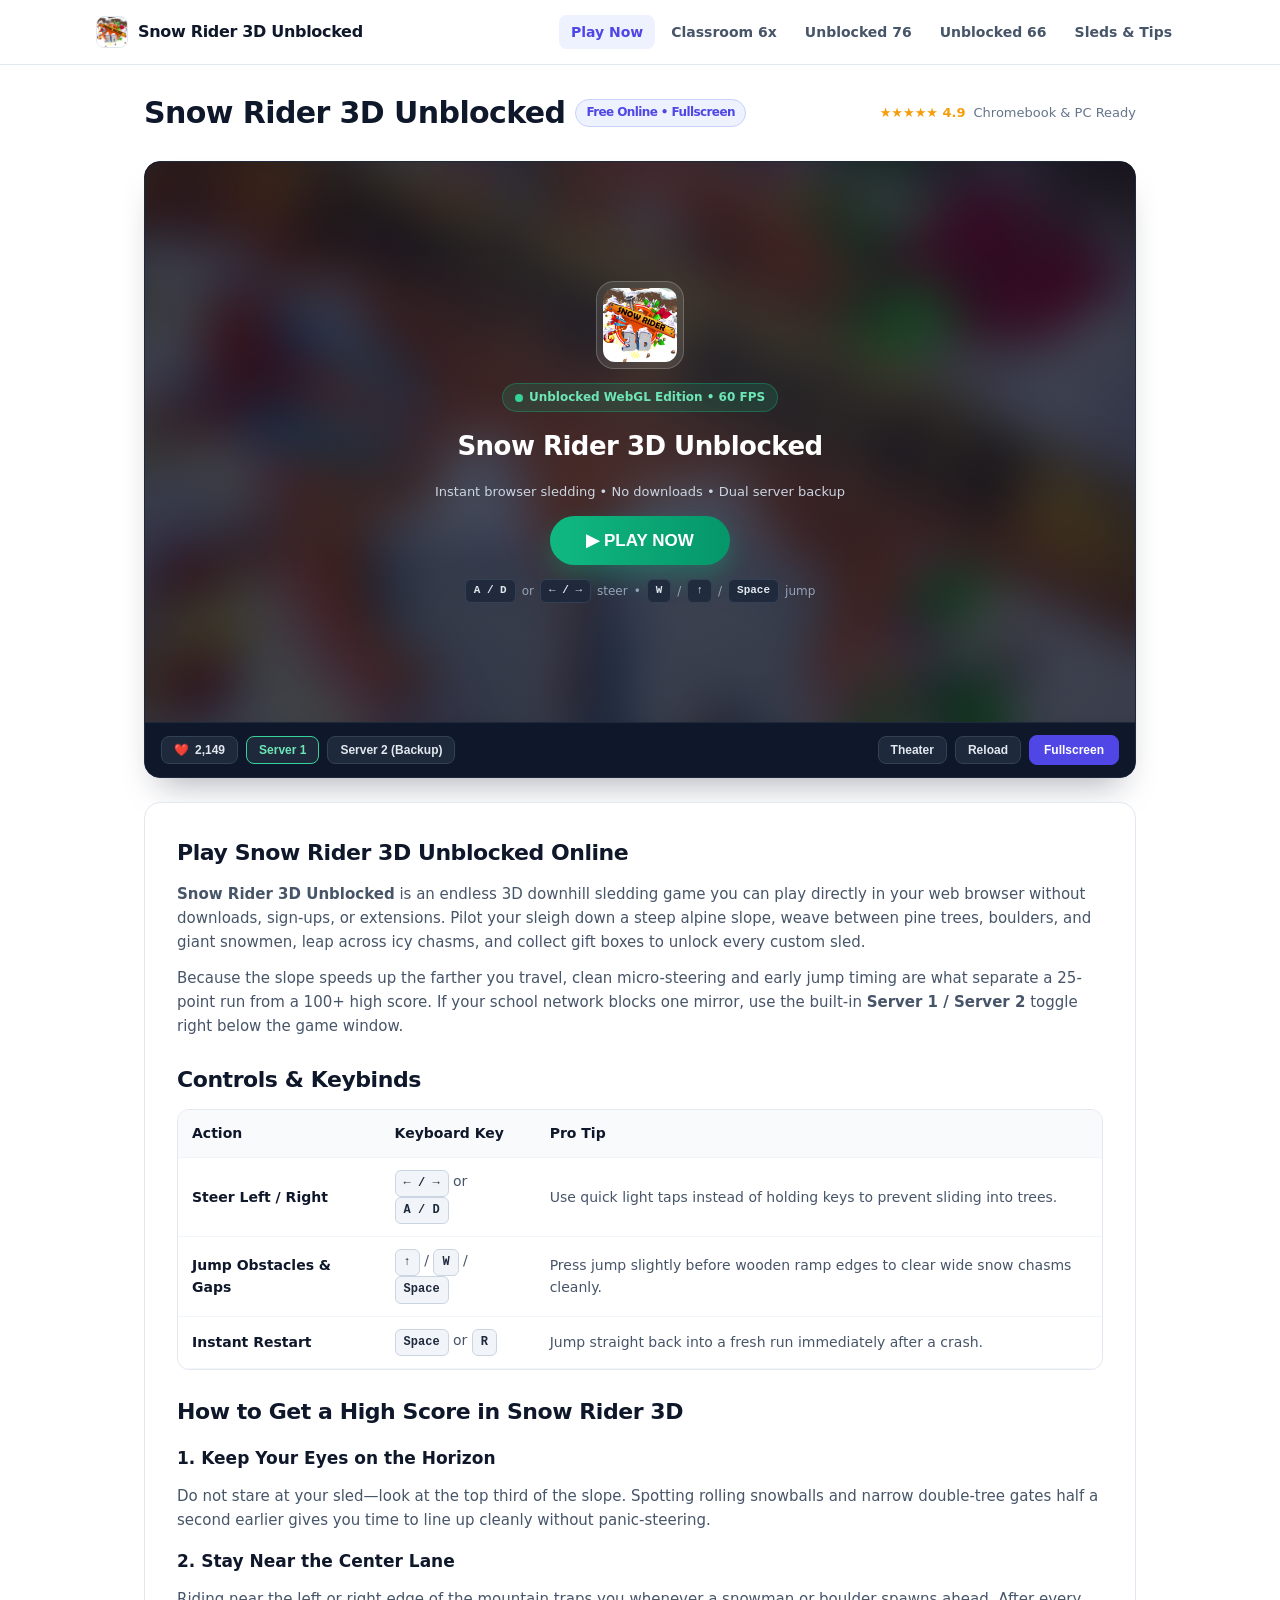
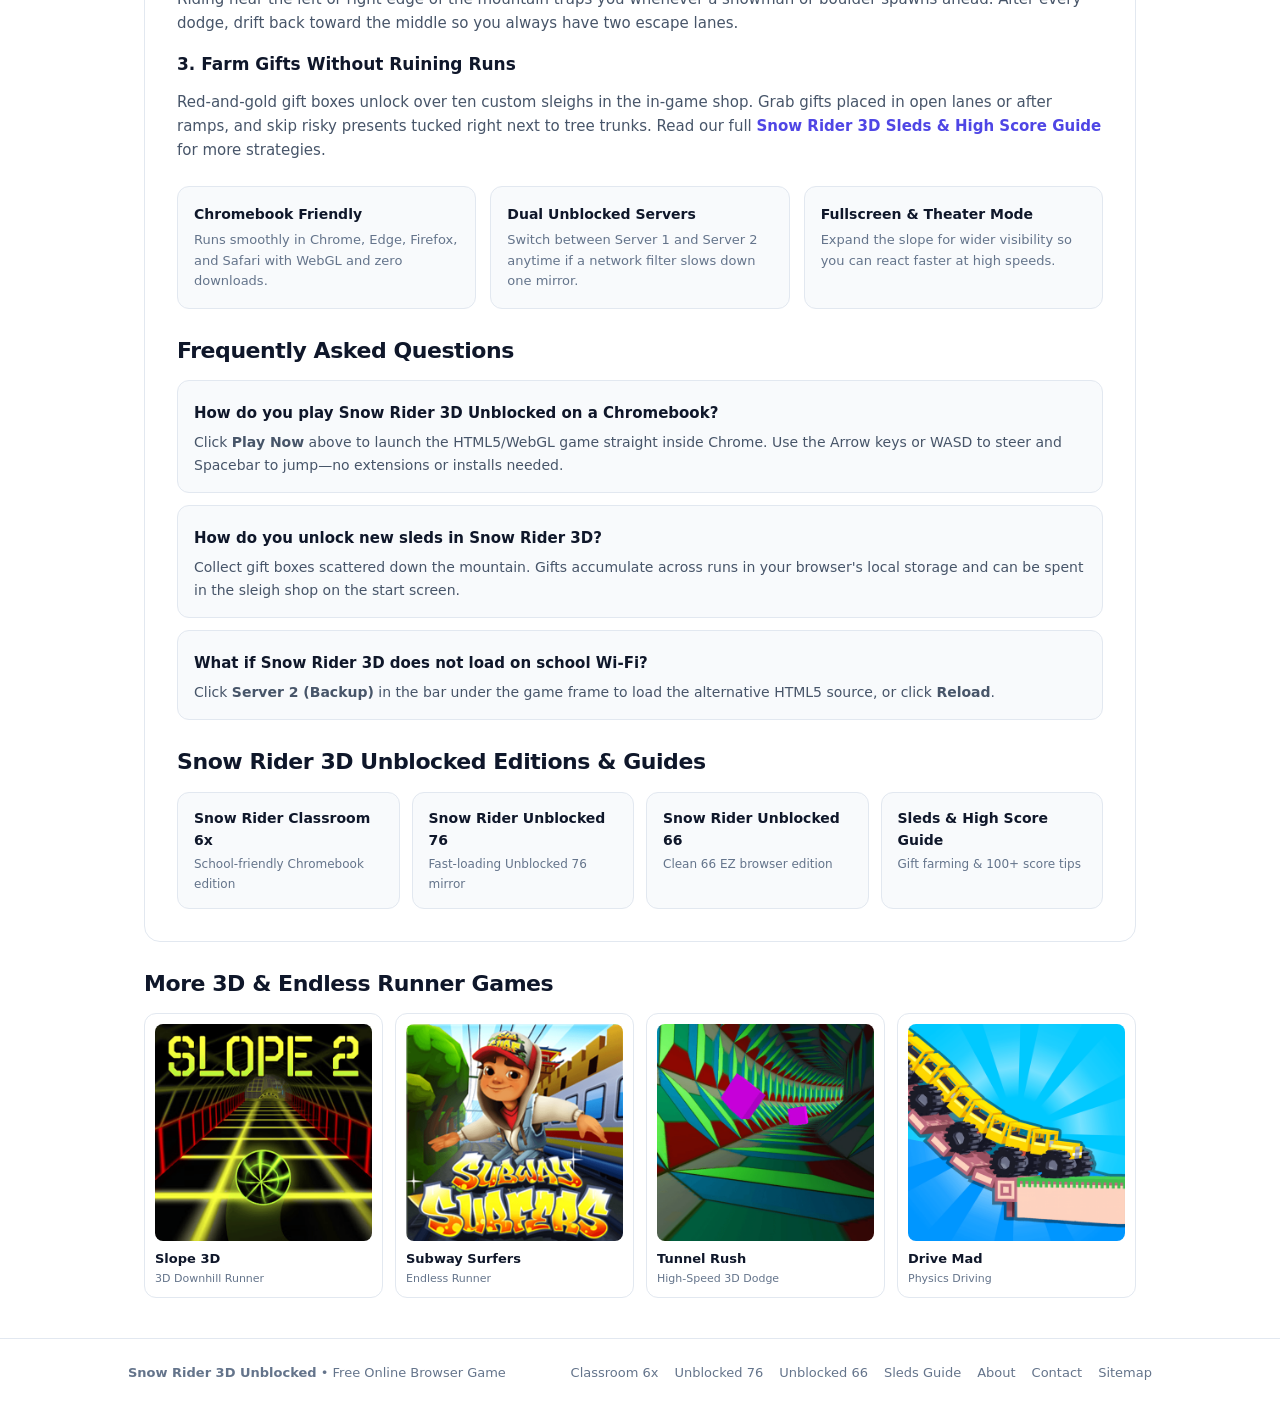
<file: index.html>
<!DOCTYPE html>
<html lang="en">
<head>
  <meta charset="UTF-8">
  <meta name="viewport" content="width=device-width, initial-scale=1.0">
  <title>Snow Rider 3D Unblocked — Play Free Online (Classroom 6x)</title>
  <meta name="description" content="Play Snow Rider 3D Unblocked free in your browser. Dodge trees and snowmen, collect gifts to unlock sleds, and play fullscreen on Chromebooks with no downloads.">
  <meta name="robots" content="index, follow, max-image-preview:large">

  <link rel="canonical" href="https://unblocked-snowrider.github.io/">
  <link rel="icon" type="image/png" href="./images/snowrider.png">
  <link rel="apple-touch-icon" href="./images/snowrider.png">
  <link rel="stylesheet" href="./styles.css">

  <meta property="og:title" content="Snow Rider 3D Unblocked — Play Free Online (Classroom 6x)">
  <meta property="og:description" content="Play Snow Rider 3D Unblocked free in your browser. Dodge trees and snowmen, collect gifts to unlock sleds, and play fullscreen on Chromebooks.">
  <meta property="og:image" content="https://unblocked-snowrider.github.io/images/snowrider.png">
  <meta property="og:url" content="https://unblocked-snowrider.github.io/">
  <meta property="og:type" content="website">

  <meta name="twitter:card" content="summary_large_image">
  <meta name="twitter:title" content="Snow Rider 3D Unblocked — Play Free Online">
  <meta name="twitter:description" content="Play Snow Rider 3D Unblocked free in your browser with fullscreen support and zero downloads.">
  <meta name="twitter:image" content="https://unblocked-snowrider.github.io/images/snowrider.png">

  <script type="application/ld+json">
  {
    "@context": "https://schema.org",
    "@graph": [
      {
        "@type": "VideoGame",
        "name": "Snow Rider 3D Unblocked",
        "alternateName": ["Snow Rider Unblocked", "Snow Rider 3D"],
        "url": "https://unblocked-snowrider.github.io/",
        "image": "https://unblocked-snowrider.github.io/images/snowrider.png",
        "description": "Play Snow Rider 3D Unblocked free in your browser. Steer your sleigh down snowy slopes, jump over gaps and obstacles, and collect gift boxes to unlock custom sleds.",
        "genre": ["Endless Runner", "Arcade", "Winter Sports"],
        "gamePlatform": ["Web Browser", "Chromebook", "PC", "Mac"],
        "applicationCategory": "Game",
        "operatingSystem": "Any",
        "offers": {
          "@type": "Offer",
          "price": "0",
          "priceCurrency": "USD"
        }
      },
      {
        "@type": "FAQPage",
        "mainEntity": [
          {
            "@type": "Question",
            "name": "How do you play Snow Rider 3D Unblocked on a Chromebook?",
            "acceptedAnswer": {
              "@type": "Answer",
              "text": "Click Play Now above to launch Snow Rider 3D directly in Chrome using WebGL. Use Left/Right Arrows or A/D to steer and Up Arrow, W, or Spacebar to jump—no downloads or extensions required."
            }
          },
          {
            "@type": "Question",
            "name": "How do you unlock new sleds in Snow Rider 3D?",
            "acceptedAnswer": {
              "@type": "Answer",
              "text": "Collect red-and-gold gift boxes while sledding down the mountain. Your gifts are saved locally in your browser and can be spent in the in-game sleigh shop to unlock new sleds."
            }
          },
          {
            "@type": "Question",
            "name": "What should I do if Snow Rider 3D does not load on school Wi-Fi?",
            "acceptedAnswer": {
              "@type": "Answer",
              "text": "Click Server 2 in the player bar below the game window to switch to the backup HTML5 mirror, or click Reload to refresh the game frame."
            }
          }
        ]
      }
    ]
  }
  </script>
</head>
<body>
  <header class="site-header">
    <div class="header-inner">
      <a href="./" class="brand">
        <img src="./images/snowrider.png" alt="Snow Rider 3D Unblocked Icon" width="32" height="32">
        <span>Snow Rider 3D Unblocked</span>
      </a>
      <nav class="nav-links" aria-label="Primary">
        <a href="./" class="active">Play Now</a>
        <a href="./classroom-6x.html">Classroom 6x</a>
        <a href="./unblocked-76.html">Unblocked 76</a>
        <a href="./unblocked-66.html">Unblocked 66</a>
        <a href="./sleds-guide.html">Sleds &amp; Tips</a>
      </nav>
    </div>
  </header>

  <main class="container" id="mainContainer">
    <div class="title-row">
      <h1>
        Snow Rider 3D Unblocked
        <span class="pill">Free Online • Fullscreen</span>
      </h1>
      <div class="rating-meta">
        <span class="stars">★★★★★ 4.9</span>
        <span>Chromebook &amp; PC Ready</span>
      </div>
    </div>

    <section class="player-card" id="gamePlayerBox" aria-label="Snow Rider 3D Unblocked Game Player">
      <div class="player-viewport">
        <div id="gameSplash" class="splash">
          <img src="./images/snowrider.png" alt="Snow Rider 3D Unblocked Gameplay Preview" class="splash-bg" loading="eager">
          <div class="splash-content">
            <div class="splash-icon">
              <img src="./images/snowrider.png" alt="Snow Rider 3D Unblocked Logo" width="76" height="76">
            </div>
            <div class="status-badge">
              <span class="status-dot"></span>
              <span>Unblocked WebGL Edition • 60 FPS</span>
            </div>
            <div class="splash-title">Snow Rider 3D Unblocked</div>
            <p class="splash-sub">Instant browser sledding • No downloads • Dual server backup</p>
            <button type="button" class="play-btn" onclick="startGame()">▶ PLAY NOW</button>
            <div class="kbd-hint">
              <span class="kbd">A / D</span> or <span class="kbd">← / →</span> steer
              <span>•</span>
              <span class="kbd">W</span> / <span class="kbd">↑</span> / <span class="kbd">Space</span> jump
            </div>
          </div>
        </div>
        <div id="iframeWrapper" class="iframe-wrap hidden"></div>
      </div>

      <div class="player-bar">
        <div class="bar-group">
          <button type="button" class="btn-dark" onclick="toggleLike()">
            <span id="likeIcon">❤️</span>
            <span id="likeCount">2,149</span>
          </button>
          <button type="button" class="btn-dark active-srv" data-srv="0" onclick="switchServer(0)">Server 1</button>
          <button type="button" class="btn-dark" data-srv="1" onclick="switchServer(1)">Server 2 (Backup)</button>
        </div>
        <div class="bar-group">
          <button type="button" class="btn-dark" onclick="toggleTheater()">Theater</button>
          <button type="button" class="btn-dark" onclick="reloadGame()">Reload</button>
          <button type="button" class="btn-primary" onclick="toggleFullscreen()">Fullscreen</button>
        </div>
      </div>
    </section>

    <article class="card">
      <section class="section-block">
        <h2>Play Snow Rider 3D Unblocked Online</h2>
        <p><strong>Snow Rider 3D Unblocked</strong> is an endless 3D downhill sledding game you can play directly in your web browser without downloads, sign-ups, or extensions. Pilot your sleigh down a steep alpine slope, weave between pine trees, boulders, and giant snowmen, leap across icy chasms, and collect gift boxes to unlock every custom sled.</p>
        <p>Because the slope speeds up the farther you travel, clean micro-steering and early jump timing are what separate a 25-point run from a 100+ high score. If your school network blocks one mirror, use the built-in <strong>Server 1 / Server 2</strong> toggle right below the game window.</p>
      </section>

      <section class="section-block">
        <h2>Controls &amp; Keybinds</h2>
        <div class="table-wrap">
          <table>
            <thead>
              <tr>
                <th>Action</th>
                <th>Keyboard Key</th>
                <th>Pro Tip</th>
              </tr>
            </thead>
            <tbody>
              <tr>
                <td class="strong">Steer Left / Right</td>
                <td><span class="key-chip">← / →</span> or <span class="key-chip">A / D</span></td>
                <td>Use quick light taps instead of holding keys to prevent sliding into trees.</td>
              </tr>
              <tr>
                <td class="strong">Jump Obstacles &amp; Gaps</td>
                <td><span class="key-chip">↑</span> / <span class="key-chip">W</span> / <span class="key-chip">Space</span></td>
                <td>Press jump slightly before wooden ramp edges to clear wide snow chasms cleanly.</td>
              </tr>
              <tr>
                <td class="strong">Instant Restart</td>
                <td><span class="key-chip">Space</span> or <span class="key-chip">R</span></td>
                <td>Jump straight back into a fresh run immediately after a crash.</td>
              </tr>
            </tbody>
          </table>
        </div>
      </section>

      <section class="section-block">
        <h2>How to Get a High Score in Snow Rider 3D</h2>
        <h3>1. Keep Your Eyes on the Horizon</h3>
        <p>Do not stare at your sled—look at the top third of the slope. Spotting rolling snowballs and narrow double-tree gates half a second earlier gives you time to line up cleanly without panic-steering.</p>
        <h3>2. Stay Near the Center Lane</h3>
        <p>Riding near the left or right edge of the mountain traps you whenever a snowman or boulder spawns ahead. After every dodge, drift back toward the middle so you always have two escape lanes.</p>
        <h3>3. Farm Gifts Without Ruining Runs</h3>
        <p>Red-and-gold gift boxes unlock over ten custom sleighs in the in-game shop. Grab gifts placed in open lanes or after ramps, and skip risky presents tucked right next to tree trunks. Read our full <a href="./sleds-guide.html" style="color:#4f46e5;font-weight:700;">Snow Rider 3D Sleds &amp; High Score Guide</a> for more strategies.</p>
      </section>

      <div class="grid-3">
        <div class="feature-box">
          <h3>Chromebook Friendly</h3>
          <p>Runs smoothly in Chrome, Edge, Firefox, and Safari with WebGL and zero downloads.</p>
        </div>
        <div class="feature-box">
          <h3>Dual Unblocked Servers</h3>
          <p>Switch between Server 1 and Server 2 anytime if a network filter slows down one mirror.</p>
        </div>
        <div class="feature-box">
          <h3>Fullscreen &amp; Theater Mode</h3>
          <p>Expand the slope for wider visibility so you can react faster at high speeds.</p>
        </div>
      </div>

      <section class="section-block">
        <h2>Frequently Asked Questions</h2>
        <div class="faq-list">
          <div class="faq-item">
            <h3>How do you play Snow Rider 3D Unblocked on a Chromebook?</h3>
            <p>Click <strong>Play Now</strong> above to launch the HTML5/WebGL game straight inside Chrome. Use the Arrow keys or WASD to steer and Spacebar to jump—no extensions or installs needed.</p>
          </div>
          <div class="faq-item">
            <h3>How do you unlock new sleds in Snow Rider 3D?</h3>
            <p>Collect gift boxes scattered down the mountain. Gifts accumulate across runs in your browser's local storage and can be spent in the sleigh shop on the start screen.</p>
          </div>
          <div class="faq-item">
            <h3>What if Snow Rider 3D does not load on school Wi-Fi?</h3>
            <p>Click <strong>Server 2 (Backup)</strong> in the bar under the game frame to load the alternative HTML5 source, or click <strong>Reload</strong>.</p>
          </div>
        </div>
      </section>

      <section class="section-block">
        <h2>Snow Rider 3D Unblocked Editions &amp; Guides</h2>
        <div class="hub-grid">
          <a href="./classroom-6x.html" class="hub-card">
            <strong>Snow Rider Classroom 6x</strong>
            <span>School-friendly Chromebook edition</span>
          </a>
          <a href="./unblocked-76.html" class="hub-card">
            <strong>Snow Rider Unblocked 76</strong>
            <span>Fast-loading Unblocked 76 mirror</span>
          </a>
          <a href="./unblocked-66.html" class="hub-card">
            <strong>Snow Rider Unblocked 66</strong>
            <span>Clean 66 EZ browser edition</span>
          </a>
          <a href="./sleds-guide.html" class="hub-card">
            <strong>Sleds &amp; High Score Guide</strong>
            <span>Gift farming &amp; 100+ score tips</span>
          </a>
        </div>
      </section>
    </article>

    <section class="section-block">
      <h2>More 3D &amp; Endless Runner Games</h2>
      <div class="games-grid">
        <a href="https://unblocked-slope3d.github.io/" class="game-tile" rel="noopener">
          <div class="game-thumb"><img src="./images/slope.png" alt="Slope 3D Unblocked" loading="lazy" width="220" height="220"></div>
          <div class="game-name">Slope 3D</div>
          <div class="game-cat">3D Downhill Runner</div>
        </a>
        <a href="https://unblocked-subwaysurfers.github.io/" class="game-tile" rel="noopener">
          <div class="game-thumb"><img src="./images/subwaysurfers.png" alt="Subway Surfers Unblocked" loading="lazy" width="220" height="220"></div>
          <div class="game-name">Subway Surfers</div>
          <div class="game-cat">Endless Runner</div>
        </a>
        <a href="https://unblocked-tunnelrush.github.io/" class="game-tile" rel="noopener">
          <div class="game-thumb"><img src="./images/tunnelrush.png" alt="Tunnel Rush Unblocked" loading="lazy" width="220" height="220"></div>
          <div class="game-name">Tunnel Rush</div>
          <div class="game-cat">High-Speed 3D Dodge</div>
        </a>
        <a href="https://unblocked-drivemad.github.io/" class="game-tile" rel="noopener">
          <div class="game-thumb"><img src="./images/drivemad.png" alt="Drive Mad Unblocked" loading="lazy" width="220" height="220"></div>
          <div class="game-name">Drive Mad</div>
          <div class="game-cat">Physics Driving</div>
        </a>
      </div>
    </section>
  </main>

  <footer class="site-footer">
    <div class="footer-inner">
      <span><strong>Snow Rider 3D Unblocked</strong> • Free Online Browser Game</span>
      <div class="footer-links">
        <a href="./classroom-6x.html">Classroom 6x</a>
        <a href="./unblocked-76.html">Unblocked 76</a>
        <a href="./unblocked-66.html">Unblocked 66</a>
        <a href="./sleds-guide.html">Sleds Guide</a>
        <a href="./about.html">About</a>
        <a href="./contact.html">Contact</a>
        <a href="./sitemap.xml">Sitemap</a>
      </div>
    </div>
  </footer>

  <script src="./player.js" defer></script>
</body>
</html>
</file>
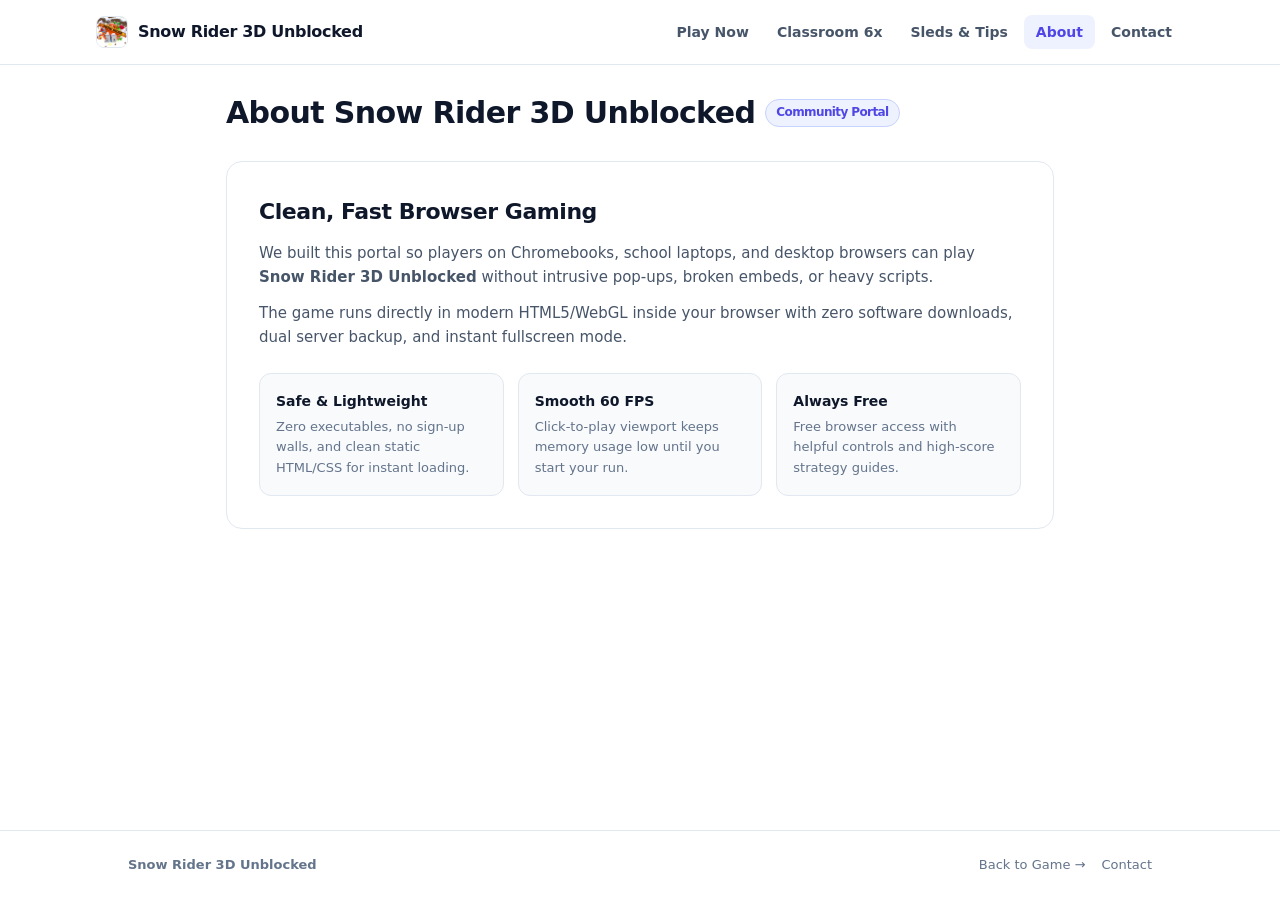
<file: about.html>
<!DOCTYPE html>
<html lang="en">
<head>
  <meta charset="UTF-8">
  <meta name="viewport" content="width=device-width, initial-scale=1.0">
  <title>About Us — Snow Rider 3D Unblocked</title>
  <meta name="description" content="Learn about Snow Rider 3D Unblocked, our lightweight WebGL browser gaming setup, and how we keep the game fast and accessible on Chromebooks.">
  <meta name="robots" content="index, follow">
  <link rel="canonical" href="https://unblocked-snowrider.github.io/about.html">
  <link rel="icon" type="image/png" href="./images/snowrider.png">
  <link rel="apple-touch-icon" href="./images/snowrider.png">
  <link rel="stylesheet" href="./styles.css">
</head>
<body>
  <header class="site-header">
    <div class="header-inner">
      <a href="./" class="brand">
        <img src="./images/snowrider.png" alt="Snow Rider 3D Unblocked" width="32" height="32">
        <span>Snow Rider 3D Unblocked</span>
      </a>
      <nav class="nav-links" aria-label="Primary">
        <a href="./">Play Now</a>
        <a href="./classroom-6x.html">Classroom 6x</a>
        <a href="./sleds-guide.html">Sleds &amp; Tips</a>
        <a href="./about.html" class="active">About</a>
        <a href="./contact.html">Contact</a>
      </nav>
    </div>
  </header>

  <main class="container narrow">
    <div class="title-row">
      <h1>About Snow Rider 3D Unblocked <span class="pill">Community Portal</span></h1>
    </div>

    <article class="card">
      <section class="section-block">
        <h2>Clean, Fast Browser Gaming</h2>
        <p>We built this portal so players on Chromebooks, school laptops, and desktop browsers can play <strong>Snow Rider 3D Unblocked</strong> without intrusive pop-ups, broken embeds, or heavy scripts.</p>
        <p>The game runs directly in modern HTML5/WebGL inside your browser with zero software downloads, dual server backup, and instant fullscreen mode.</p>
      </section>

      <div class="grid-3">
        <div class="feature-box">
          <h3>Safe &amp; Lightweight</h3>
          <p>Zero executables, no sign-up walls, and clean static HTML/CSS for instant loading.</p>
        </div>
        <div class="feature-box">
          <h3>Smooth 60 FPS</h3>
          <p>Click-to-play viewport keeps memory usage low until you start your run.</p>
        </div>
        <div class="feature-box">
          <h3>Always Free</h3>
          <p>Free browser access with helpful controls and high-score strategy guides.</p>
        </div>
      </div>
    </article>
  </main>

  <footer class="site-footer">
    <div class="footer-inner">
      <span><strong>Snow Rider 3D Unblocked</strong></span>
      <div class="footer-links">
        <a href="./">Back to Game →</a>
        <a href="./contact.html">Contact</a>
      </div>
    </div>
  </footer>
</body>
</html>
</file>
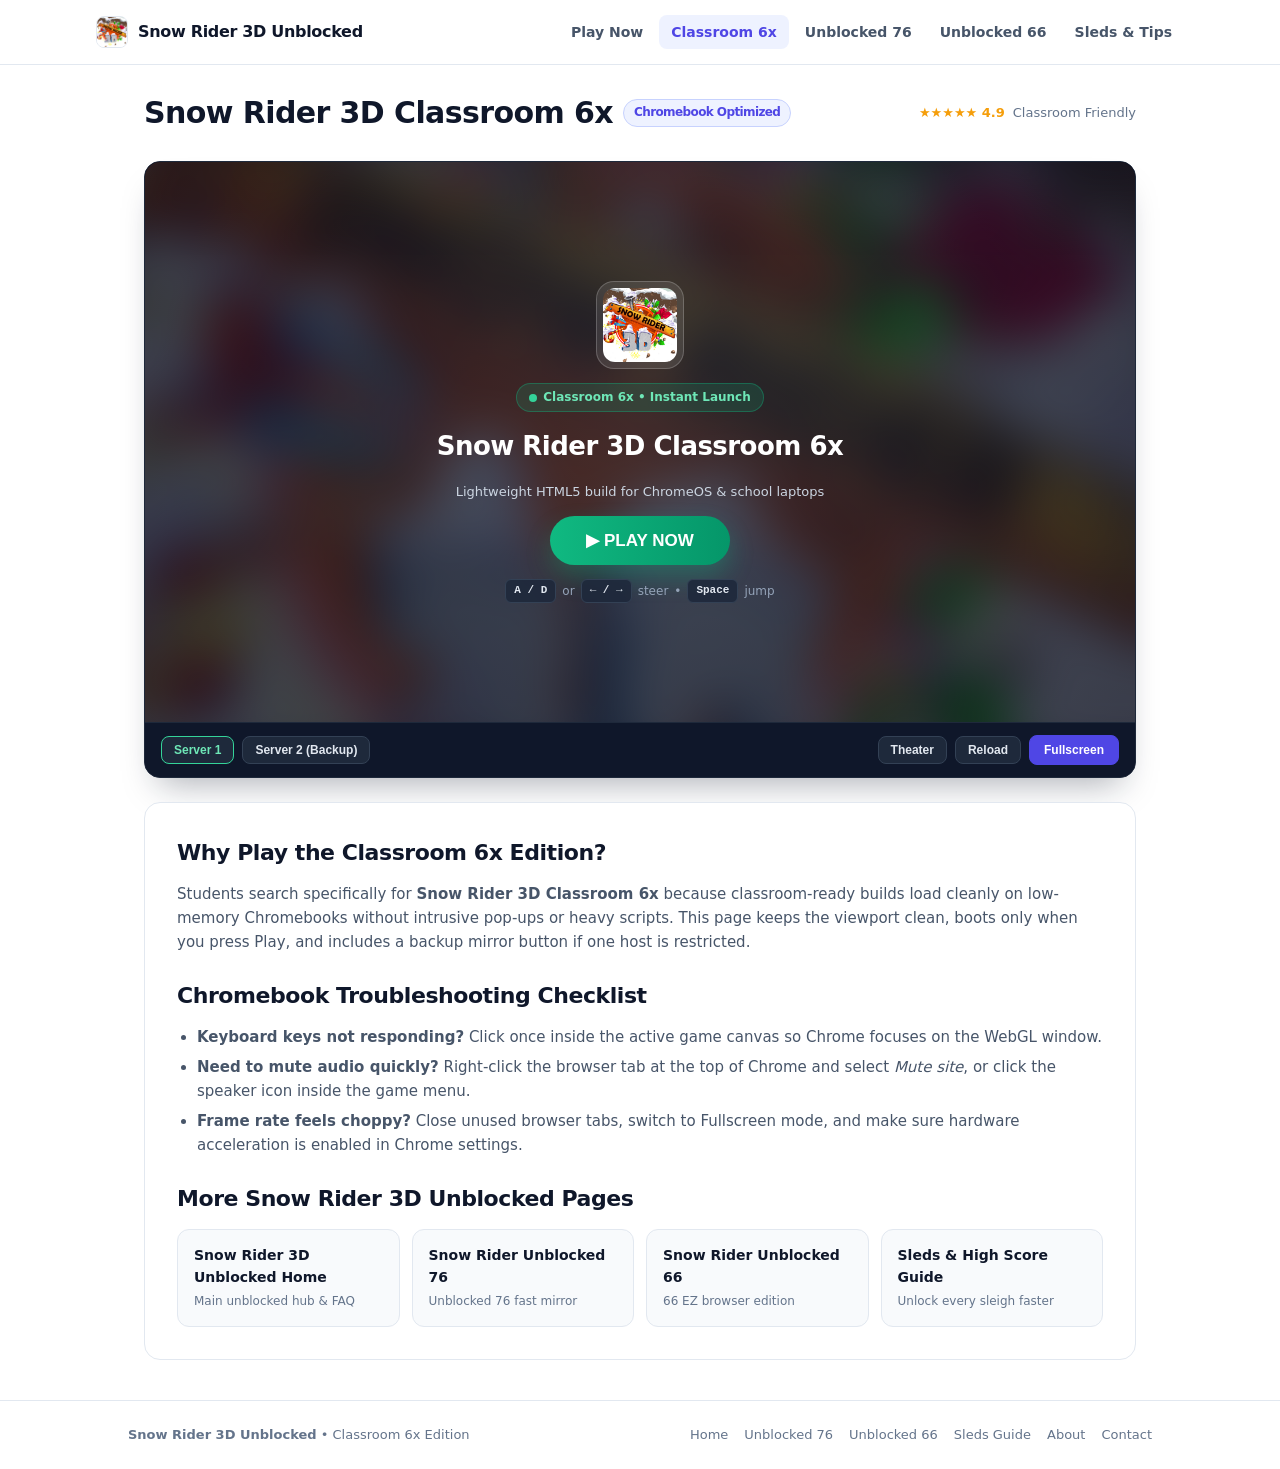
<file: classroom-6x.html>
<!DOCTYPE html>
<html lang="en">
<head>
  <meta charset="UTF-8">
  <meta name="viewport" content="width=device-width, initial-scale=1.0">
  <title>Snow Rider 3D Classroom 6x — Unblocked School Chromebook Edition</title>
  <meta name="description" content="Play Snow Rider 3D Classroom 6x unblocked on school Chromebooks. Fast WebGL loading, fullscreen mode, dual servers, and keyboard controls with zero downloads.">
  <meta name="robots" content="index, follow, max-image-preview:large">
  <link rel="canonical" href="https://unblocked-snowrider.github.io/classroom-6x.html">
  <link rel="icon" type="image/png" href="./images/snowrider.png">
  <link rel="apple-touch-icon" href="./images/snowrider.png">
  <link rel="stylesheet" href="./styles.css">

  <meta property="og:title" content="Snow Rider 3D Classroom 6x — Unblocked Chromebook Edition">
  <meta property="og:description" content="Play Snow Rider 3D Classroom 6x unblocked right in Chrome with fullscreen support and zero downloads.">
  <meta property="og:image" content="https://unblocked-snowrider.github.io/images/snowrider.png">
  <meta property="og:url" content="https://unblocked-snowrider.github.io/classroom-6x.html">
  <meta property="og:type" content="website">

  <script type="application/ld+json">
  {
    "@context": "https://schema.org",
    "@type": "VideoGame",
    "name": "Snow Rider 3D Classroom 6x",
    "url": "https://unblocked-snowrider.github.io/classroom-6x.html",
    "image": "https://unblocked-snowrider.github.io/images/snowrider.png",
    "description": "Play Snow Rider 3D Classroom 6x unblocked on school Chromebooks with fast WebGL loading and fullscreen support.",
    "genre": ["Endless Runner", "Arcade"],
    "gamePlatform": ["Chromebook", "Web Browser"],
    "applicationCategory": "Game",
    "operatingSystem": "Any",
    "offers": { "@type": "Offer", "price": "0", "priceCurrency": "USD" }
  }
  </script>
</head>
<body>
  <header class="site-header">
    <div class="header-inner">
      <a href="./" class="brand">
        <img src="./images/snowrider.png" alt="Snow Rider 3D Unblocked" width="32" height="32">
        <span>Snow Rider 3D Unblocked</span>
      </a>
      <nav class="nav-links" aria-label="Primary">
        <a href="./">Play Now</a>
        <a href="./classroom-6x.html" class="active">Classroom 6x</a>
        <a href="./unblocked-76.html">Unblocked 76</a>
        <a href="./unblocked-66.html">Unblocked 66</a>
        <a href="./sleds-guide.html">Sleds &amp; Tips</a>
      </nav>
    </div>
  </header>

  <main class="container" id="mainContainer">
    <div class="title-row">
      <h1>
        Snow Rider 3D Classroom 6x
        <span class="pill">Chromebook Optimized</span>
      </h1>
      <div class="rating-meta">
        <span class="stars">★★★★★ 4.9</span>
        <span>Classroom Friendly</span>
      </div>
    </div>

    <section class="player-card" id="gamePlayerBox" aria-label="Snow Rider 3D Classroom 6x Player">
      <div class="player-viewport">
        <div id="gameSplash" class="splash">
          <img src="./images/snowrider.png" alt="Snow Rider 3D Classroom 6x Background" class="splash-bg" loading="eager">
          <div class="splash-content">
            <div class="splash-icon">
              <img src="./images/snowrider.png" alt="Snow Rider 3D Classroom 6x Icon" width="76" height="76">
            </div>
            <div class="status-badge"><span class="status-dot"></span><span>Classroom 6x • Instant Launch</span></div>
            <div class="splash-title">Snow Rider 3D Classroom 6x</div>
            <p class="splash-sub">Lightweight HTML5 build for ChromeOS &amp; school laptops</p>
            <button type="button" class="play-btn" onclick="startGame()">▶ PLAY NOW</button>
            <div class="kbd-hint">
              <span class="kbd">A / D</span> or <span class="kbd">← / →</span> steer
              <span>•</span>
              <span class="kbd">Space</span> jump
            </div>
          </div>
        </div>
        <div id="iframeWrapper" class="iframe-wrap hidden"></div>
      </div>

      <div class="player-bar">
        <div class="bar-group">
          <button type="button" class="btn-dark active-srv" data-srv="0" onclick="switchServer(0)">Server 1</button>
          <button type="button" class="btn-dark" data-srv="1" onclick="switchServer(1)">Server 2 (Backup)</button>
        </div>
        <div class="bar-group">
          <button type="button" class="btn-dark" onclick="toggleTheater()">Theater</button>
          <button type="button" class="btn-dark" onclick="reloadGame()">Reload</button>
          <button type="button" class="btn-primary" onclick="toggleFullscreen()">Fullscreen</button>
        </div>
      </div>
    </section>

    <article class="card">
      <section class="section-block">
        <h2>Why Play the Classroom 6x Edition?</h2>
        <p>Students search specifically for <strong>Snow Rider 3D Classroom 6x</strong> because classroom-ready builds load cleanly on low-memory Chromebooks without intrusive pop-ups or heavy scripts. This page keeps the viewport clean, boots only when you press Play, and includes a backup mirror button if one host is restricted.</p>
      </section>

      <section class="section-block">
        <h2>Chromebook Troubleshooting Checklist</h2>
        <ul>
          <li><strong>Keyboard keys not responding?</strong> Click once inside the active game canvas so Chrome focuses on the WebGL window.</li>
          <li><strong>Need to mute audio quickly?</strong> Right-click the browser tab at the top of Chrome and select <em>Mute site</em>, or click the speaker icon inside the game menu.</li>
          <li><strong>Frame rate feels choppy?</strong> Close unused browser tabs, switch to Fullscreen mode, and make sure hardware acceleration is enabled in Chrome settings.</li>
        </ul>
      </section>

      <section class="section-block">
        <h2>More Snow Rider 3D Unblocked Pages</h2>
        <div class="hub-grid">
          <a href="./" class="hub-card"><strong>Snow Rider 3D Unblocked Home</strong><span>Main unblocked hub &amp; FAQ</span></a>
          <a href="./unblocked-76.html" class="hub-card"><strong>Snow Rider Unblocked 76</strong><span>Unblocked 76 fast mirror</span></a>
          <a href="./unblocked-66.html" class="hub-card"><strong>Snow Rider Unblocked 66</strong><span>66 EZ browser edition</span></a>
          <a href="./sleds-guide.html" class="hub-card"><strong>Sleds &amp; High Score Guide</strong><span>Unlock every sleigh faster</span></a>
        </div>
      </section>
    </article>
  </main>

  <footer class="site-footer">
    <div class="footer-inner">
      <span><strong>Snow Rider 3D Unblocked</strong> • Classroom 6x Edition</span>
      <div class="footer-links">
        <a href="./">Home</a>
        <a href="./unblocked-76.html">Unblocked 76</a>
        <a href="./unblocked-66.html">Unblocked 66</a>
        <a href="./sleds-guide.html">Sleds Guide</a>
        <a href="./about.html">About</a>
        <a href="./contact.html">Contact</a>
      </div>
    </div>
  </footer>

  <script src="./player.js" defer></script>
</body>
</html>
</file>
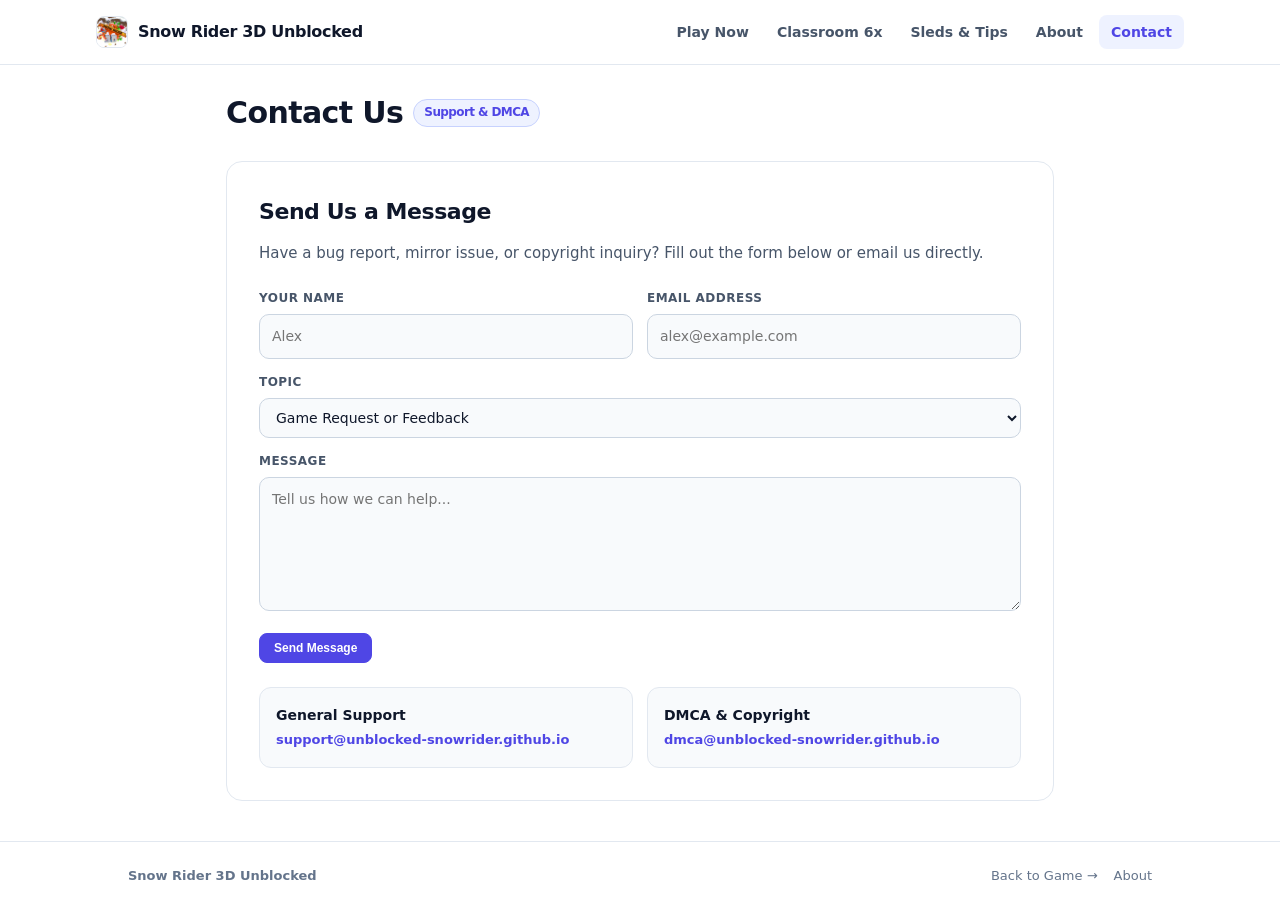
<file: contact.html>
<!DOCTYPE html>
<html lang="en">
<head>
  <meta charset="UTF-8">
  <meta name="viewport" content="width=device-width, initial-scale=1.0">
  <title>Contact &amp; Support — Snow Rider 3D Unblocked</title>
  <meta name="description" content="Contact Snow Rider 3D Unblocked support for feedback, broken mirror reports, or copyright inquiries.">
  <meta name="robots" content="index, follow">
  <link rel="canonical" href="https://unblocked-snowrider.github.io/contact.html">
  <link rel="icon" type="image/png" href="./images/snowrider.png">
  <link rel="apple-touch-icon" href="./images/snowrider.png">
  <link rel="stylesheet" href="./styles.css">
</head>
<body>
  <header class="site-header">
    <div class="header-inner">
      <a href="./" class="brand">
        <img src="./images/snowrider.png" alt="Snow Rider 3D Unblocked" width="32" height="32">
        <span>Snow Rider 3D Unblocked</span>
      </a>
      <nav class="nav-links" aria-label="Primary">
        <a href="./">Play Now</a>
        <a href="./classroom-6x.html">Classroom 6x</a>
        <a href="./sleds-guide.html">Sleds &amp; Tips</a>
        <a href="./about.html">About</a>
        <a href="./contact.html" class="active">Contact</a>
      </nav>
    </div>
  </header>

  <main class="container narrow">
    <div class="title-row">
      <h1>Contact Us <span class="pill">Support &amp; DMCA</span></h1>
    </div>

    <article class="card">
      <section class="section-block">
        <h2>Send Us a Message</h2>
        <p>Have a bug report, mirror issue, or copyright inquiry? Fill out the form below or email us directly.</p>
      </section>

      <div id="formSuccess" class="alert-ok">
        <strong>Message sent!</strong> Thank you for reaching out. We review inquiries within 24–48 business hours.
      </div>

      <form id="contactForm" class="form-grid" onsubmit="handleFormSubmit(event)">
        <div class="form-grid cols-2">
          <div>
            <label for="userName" class="field-label">Your Name</label>
            <input type="text" id="userName" class="field" required placeholder="Alex">
          </div>
          <div>
            <label for="userEmail" class="field-label">Email Address</label>
            <input type="email" id="userEmail" class="field" required placeholder="alex@example.com">
          </div>
        </div>
        <div>
          <label for="inquiryType" class="field-label">Topic</label>
          <select id="inquiryType" class="field">
            <option value="suggestion">Game Request or Feedback</option>
            <option value="bug">Bug Report / Server Not Loading</option>
            <option value="dmca">DMCA / Copyright Inquiry</option>
          </select>
        </div>
        <div>
          <label for="userMsg" class="field-label">Message</label>
          <textarea id="userMsg" rows="5" class="field" required placeholder="Tell us how we can help..."></textarea>
        </div>
        <div>
          <button type="submit" class="btn-primary">Send Message</button>
        </div>
      </form>

      <div class="grid-3">
        <div class="feature-box">
          <h3>General Support</h3>
          <p><a href="mailto:support@unblocked-snowrider.github.io" style="color:#4f46e5;font-weight:700;">support@unblocked-snowrider.github.io</a></p>
        </div>
        <div class="feature-box">
          <h3>DMCA &amp; Copyright</h3>
          <p><a href="mailto:dmca@unblocked-snowrider.github.io" style="color:#4f46e5;font-weight:700;">dmca@unblocked-snowrider.github.io</a></p>
        </div>
      </div>
    </article>
  </main>

  <footer class="site-footer">
    <div class="footer-inner">
      <span><strong>Snow Rider 3D Unblocked</strong></span>
      <div class="footer-links">
        <a href="./">Back to Game →</a>
        <a href="./about.html">About</a>
      </div>
    </div>
  </footer>

  <script>
    function handleFormSubmit(e) {
      e.preventDefault();
      document.getElementById("contactForm").style.display = "none";
      document.getElementById("formSuccess").classList.add("show");
    }
  </script>
</body>
</html>
</file>
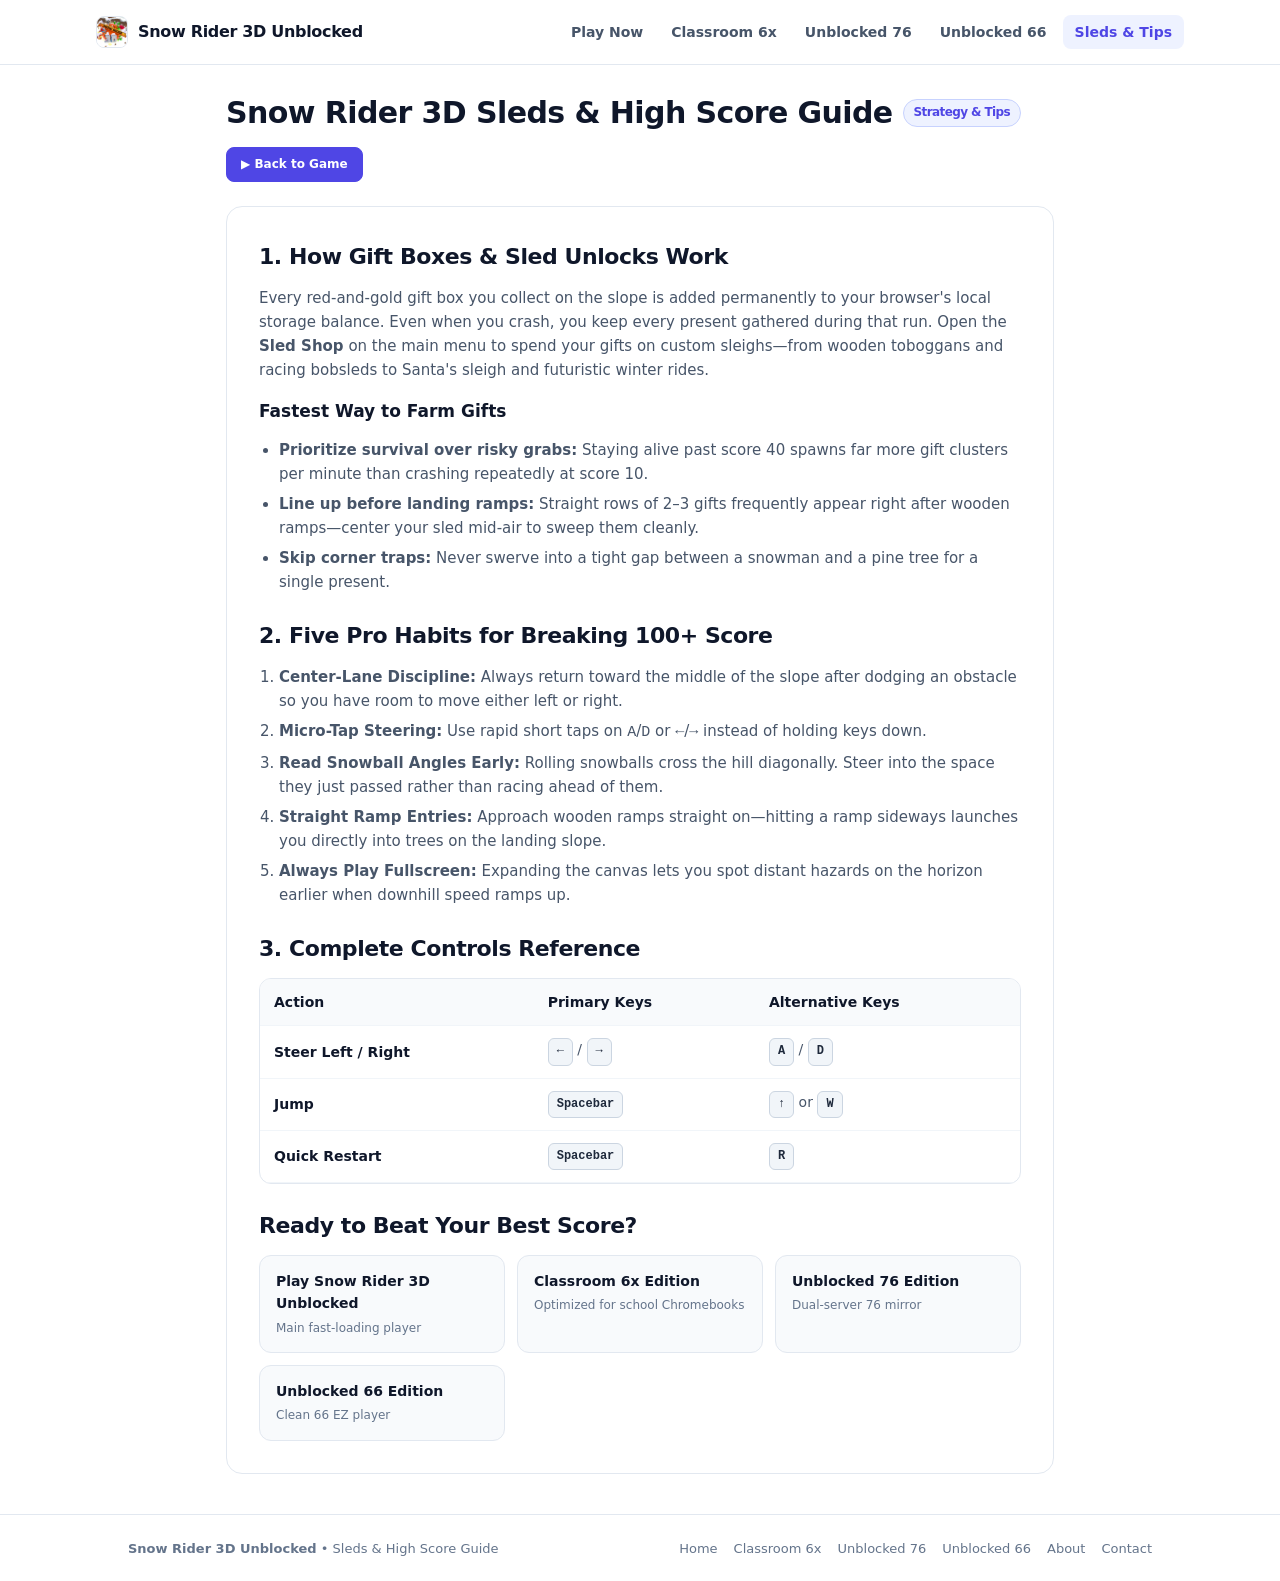
<file: sleds-guide.html>
<!DOCTYPE html>
<html lang="en">
<head>
  <meta charset="UTF-8">
  <meta name="viewport" content="width=device-width, initial-scale=1.0">
  <title>Snow Rider 3D Sleds, Controls &amp; High Score Guide (100+ Tips)</title>
  <meta name="description" content="Complete Snow Rider 3D guide: how to unlock all sleds with gift boxes, fastest gift farming routes, exact controls, and pro tips to beat a 100+ high score.">
  <meta name="robots" content="index, follow, max-image-preview:large">
  <link rel="canonical" href="https://unblocked-snowrider.github.io/sleds-guide.html">
  <link rel="icon" type="image/png" href="./images/snowrider.png">
  <link rel="apple-touch-icon" href="./images/snowrider.png">
  <link rel="stylesheet" href="./styles.css">

  <meta property="og:title" content="Snow Rider 3D Sleds, Controls & High Score Guide">
  <meta property="og:description" content="Learn how to farm gifts faster, unlock every custom sleigh, and survive past score 100 in Snow Rider 3D Unblocked.">
  <meta property="og:image" content="https://unblocked-snowrider.github.io/images/snowrider.png">
  <meta property="og:url" content="https://unblocked-snowrider.github.io/sleds-guide.html">
  <meta property="og:type" content="article">
</head>
<body>
  <header class="site-header">
    <div class="header-inner">
      <a href="./" class="brand">
        <img src="./images/snowrider.png" alt="Snow Rider 3D Unblocked" width="32" height="32">
        <span>Snow Rider 3D Unblocked</span>
      </a>
      <nav class="nav-links" aria-label="Primary">
        <a href="./">Play Now</a>
        <a href="./classroom-6x.html">Classroom 6x</a>
        <a href="./unblocked-76.html">Unblocked 76</a>
        <a href="./unblocked-66.html">Unblocked 66</a>
        <a href="./sleds-guide.html" class="active">Sleds &amp; Tips</a>
      </nav>
    </div>
  </header>

  <main class="container narrow">
    <div class="title-row">
      <h1>
        Snow Rider 3D Sleds &amp; High Score Guide
        <span class="pill">Strategy &amp; Tips</span>
      </h1>
      <a href="./" class="btn-primary">▶ Back to Game</a>
    </div>

    <article class="card">
      <section class="section-block">
        <h2>1. How Gift Boxes &amp; Sled Unlocks Work</h2>
        <p>Every red-and-gold gift box you collect on the slope is added permanently to your browser's local storage balance. Even when you crash, you keep every present gathered during that run. Open the <strong>Sled Shop</strong> on the main menu to spend your gifts on custom sleighs—from wooden toboggans and racing bobsleds to Santa's sleigh and futuristic winter rides.</p>
        <h3>Fastest Way to Farm Gifts</h3>
        <ul>
          <li><strong>Prioritize survival over risky grabs:</strong> Staying alive past score 40 spawns far more gift clusters per minute than crashing repeatedly at score 10.</li>
          <li><strong>Line up before landing ramps:</strong> Straight rows of 2–3 gifts frequently appear right after wooden ramps—center your sled mid-air to sweep them cleanly.</li>
          <li><strong>Skip corner traps:</strong> Never swerve into a tight gap between a snowman and a pine tree for a single present.</li>
        </ul>
      </section>

      <section class="section-block">
        <h2>2. Five Pro Habits for Breaking 100+ Score</h2>
        <ol>
          <li><strong>Center-Lane Discipline:</strong> Always return toward the middle of the slope after dodging an obstacle so you have room to move either left or right.</li>
          <li><strong>Micro-Tap Steering:</strong> Use rapid short taps on <code>A</code>/<code>D</code> or <code>←</code>/<code>→</code> instead of holding keys down.</li>
          <li><strong>Read Snowball Angles Early:</strong> Rolling snowballs cross the hill diagonally. Steer into the space they just passed rather than racing ahead of them.</li>
          <li><strong>Straight Ramp Entries:</strong> Approach wooden ramps straight on—hitting a ramp sideways launches you directly into trees on the landing slope.</li>
          <li><strong>Always Play Fullscreen:</strong> Expanding the canvas lets you spot distant hazards on the horizon earlier when downhill speed ramps up.</li>
        </ol>
      </section>

      <section class="section-block">
        <h2>3. Complete Controls Reference</h2>
        <div class="table-wrap">
          <table>
            <thead>
              <tr><th>Action</th><th>Primary Keys</th><th>Alternative Keys</th></tr>
            </thead>
            <tbody>
              <tr><td class="strong">Steer Left / Right</td><td><span class="key-chip">←</span> / <span class="key-chip">→</span></td><td><span class="key-chip">A</span> / <span class="key-chip">D</span></td></tr>
              <tr><td class="strong">Jump</td><td><span class="key-chip">Spacebar</span></td><td><span class="key-chip">↑</span> or <span class="key-chip">W</span></td></tr>
              <tr><td class="strong">Quick Restart</td><td><span class="key-chip">Spacebar</span></td><td><span class="key-chip">R</span></td></tr>
            </tbody>
          </table>
        </div>
      </section>

      <section class="section-block">
        <h2>Ready to Beat Your Best Score?</h2>
        <div class="hub-grid">
          <a href="./" class="hub-card"><strong>Play Snow Rider 3D Unblocked</strong><span>Main fast-loading player</span></a>
          <a href="./classroom-6x.html" class="hub-card"><strong>Classroom 6x Edition</strong><span>Optimized for school Chromebooks</span></a>
          <a href="./unblocked-76.html" class="hub-card"><strong>Unblocked 76 Edition</strong><span>Dual-server 76 mirror</span></a>
          <a href="./unblocked-66.html" class="hub-card"><strong>Unblocked 66 Edition</strong><span>Clean 66 EZ player</span></a>
        </div>
      </section>
    </article>
  </main>

  <footer class="site-footer">
    <div class="footer-inner">
      <span><strong>Snow Rider 3D Unblocked</strong> • Sleds &amp; High Score Guide</span>
      <div class="footer-links">
        <a href="./">Home</a>
        <a href="./classroom-6x.html">Classroom 6x</a>
        <a href="./unblocked-76.html">Unblocked 76</a>
        <a href="./unblocked-66.html">Unblocked 66</a>
        <a href="./about.html">About</a>
        <a href="./contact.html">Contact</a>
      </div>
    </div>
  </footer>
</body>
</html>
</file>
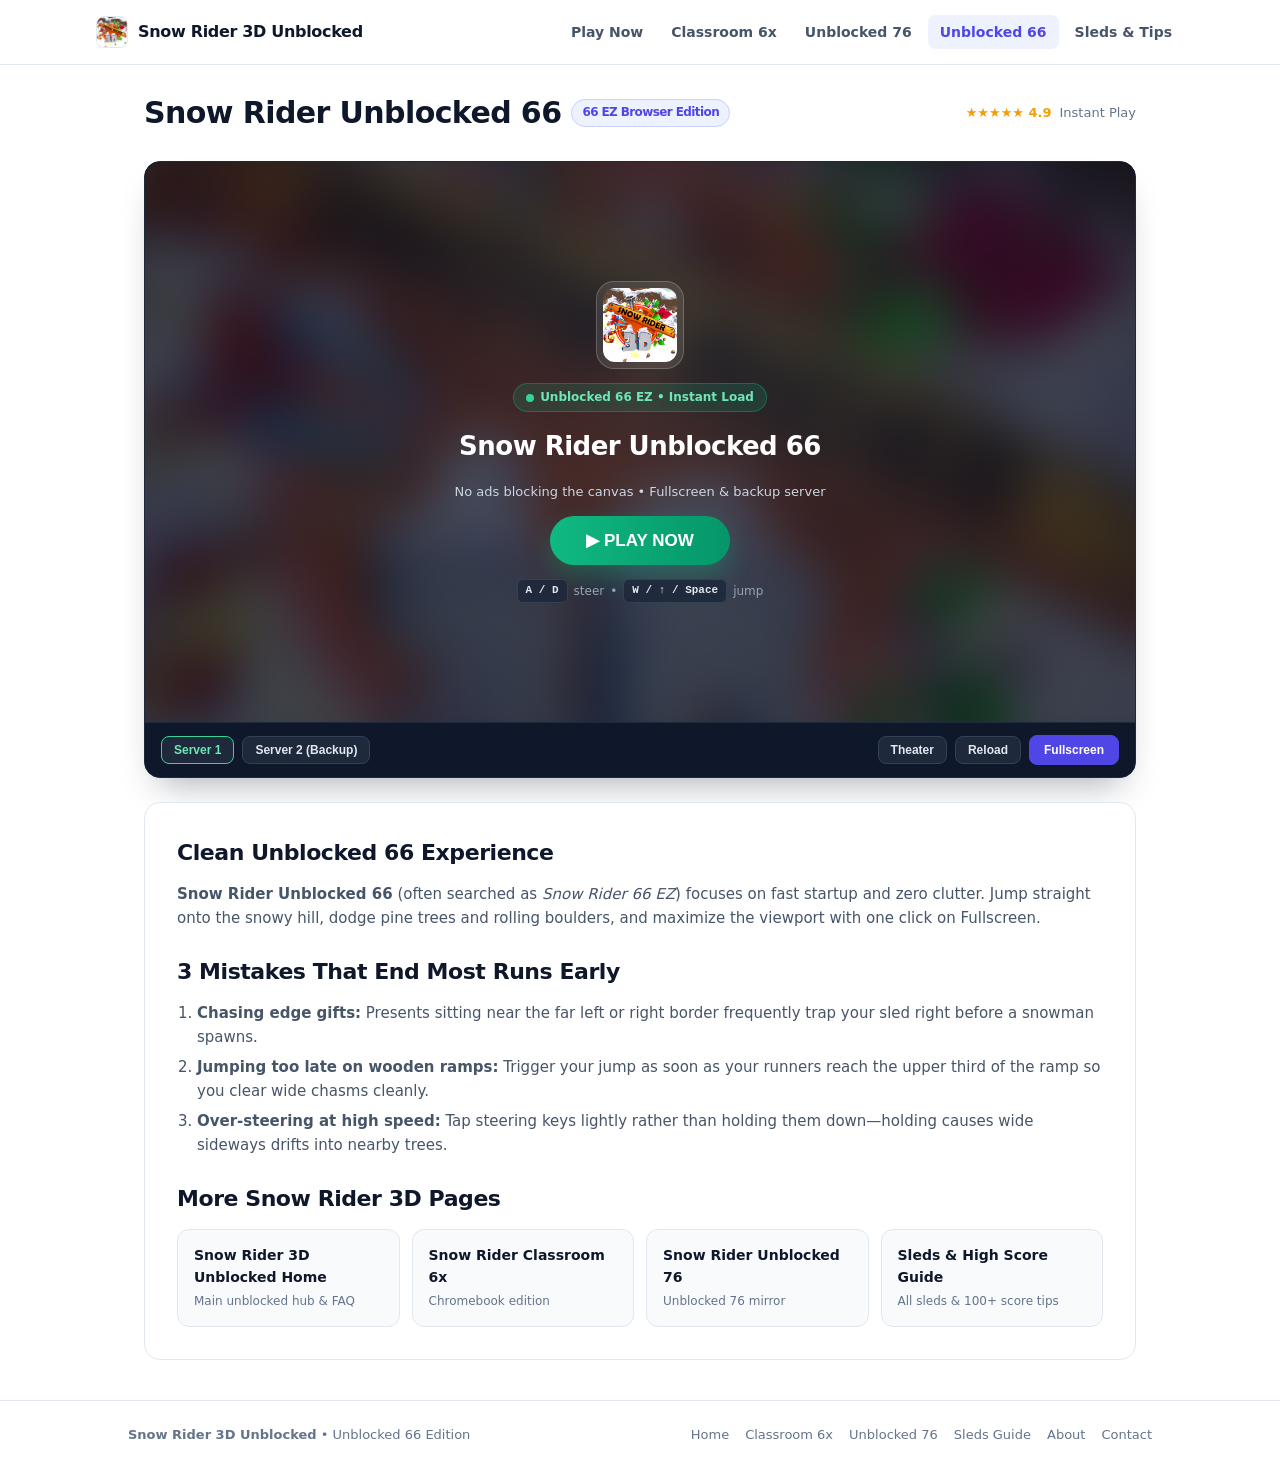
<file: unblocked-66.html>
<!DOCTYPE html>
<html lang="en">
<head>
  <meta charset="UTF-8">
  <meta name="viewport" content="width=device-width, initial-scale=1.0">
  <title>Snow Rider Unblocked 66 — Play Snow Rider 3D (66 EZ Edition)</title>
  <meta name="description" content="Play Snow Rider Unblocked 66 (66 EZ) free online. Fast browser sledding with fullscreen mode, instant restart, and zero downloads on Chromebook or PC.">
  <meta name="robots" content="index, follow, max-image-preview:large">
  <link rel="canonical" href="https://unblocked-snowrider.github.io/unblocked-66.html">
  <link rel="icon" type="image/png" href="./images/snowrider.png">
  <link rel="apple-touch-icon" href="./images/snowrider.png">
  <link rel="stylesheet" href="./styles.css">

  <meta property="og:title" content="Snow Rider Unblocked 66 — Play Snow Rider 3D (66 EZ)">
  <meta property="og:description" content="Play Snow Rider Unblocked 66 free in your browser with fullscreen support and dual servers.">
  <meta property="og:image" content="https://unblocked-snowrider.github.io/images/snowrider.png">
  <meta property="og:url" content="https://unblocked-snowrider.github.io/unblocked-66.html">
  <meta property="og:type" content="website">

  <script type="application/ld+json">
  {
    "@context": "https://schema.org",
    "@type": "VideoGame",
    "name": "Snow Rider Unblocked 66",
    "url": "https://unblocked-snowrider.github.io/unblocked-66.html",
    "image": "https://unblocked-snowrider.github.io/images/snowrider.png",
    "description": "Play Snow Rider Unblocked 66 (66 EZ) online with fullscreen mode and keyboard controls.",
    "genre": ["Endless Runner", "Arcade"],
    "gamePlatform": ["Web Browser", "Chromebook", "PC"],
    "applicationCategory": "Game",
    "operatingSystem": "Any",
    "offers": { "@type": "Offer", "price": "0", "priceCurrency": "USD" }
  }
  </script>
</head>
<body>
  <header class="site-header">
    <div class="header-inner">
      <a href="./" class="brand">
        <img src="./images/snowrider.png" alt="Snow Rider 3D Unblocked" width="32" height="32">
        <span>Snow Rider 3D Unblocked</span>
      </a>
      <nav class="nav-links" aria-label="Primary">
        <a href="./">Play Now</a>
        <a href="./classroom-6x.html">Classroom 6x</a>
        <a href="./unblocked-76.html">Unblocked 76</a>
        <a href="./unblocked-66.html" class="active">Unblocked 66</a>
        <a href="./sleds-guide.html">Sleds &amp; Tips</a>
      </nav>
    </div>
  </header>

  <main class="container" id="mainContainer">
    <div class="title-row">
      <h1>
        Snow Rider Unblocked 66
        <span class="pill">66 EZ Browser Edition</span>
      </h1>
      <div class="rating-meta">
        <span class="stars">★★★★★ 4.9</span>
        <span>Instant Play</span>
      </div>
    </div>

    <section class="player-card" id="gamePlayerBox" aria-label="Snow Rider Unblocked 66 Player">
      <div class="player-viewport">
        <div id="gameSplash" class="splash">
          <img src="./images/snowrider.png" alt="Snow Rider Unblocked 66 Preview" class="splash-bg" loading="eager">
          <div class="splash-content">
            <div class="splash-icon">
              <img src="./images/snowrider.png" alt="Snow Rider Unblocked 66 Icon" width="76" height="76">
            </div>
            <div class="status-badge"><span class="status-dot"></span><span>Unblocked 66 EZ • Instant Load</span></div>
            <div class="splash-title">Snow Rider Unblocked 66</div>
            <p class="splash-sub">No ads blocking the canvas • Fullscreen &amp; backup server</p>
            <button type="button" class="play-btn" onclick="startGame()">▶ PLAY NOW</button>
            <div class="kbd-hint">
              <span class="kbd">A / D</span> steer
              <span>•</span>
              <span class="kbd">W / ↑ / Space</span> jump
            </div>
          </div>
        </div>
        <div id="iframeWrapper" class="iframe-wrap hidden"></div>
      </div>

      <div class="player-bar">
        <div class="bar-group">
          <button type="button" class="btn-dark active-srv" data-srv="0" onclick="switchServer(0)">Server 1</button>
          <button type="button" class="btn-dark" data-srv="1" onclick="switchServer(1)">Server 2 (Backup)</button>
        </div>
        <div class="bar-group">
          <button type="button" class="btn-dark" onclick="toggleTheater()">Theater</button>
          <button type="button" class="btn-dark" onclick="reloadGame()">Reload</button>
          <button type="button" class="btn-primary" onclick="toggleFullscreen()">Fullscreen</button>
        </div>
      </div>
    </section>

    <article class="card">
      <section class="section-block">
        <h2>Clean Unblocked 66 Experience</h2>
        <p><strong>Snow Rider Unblocked 66</strong> (often searched as <em>Snow Rider 66 EZ</em>) focuses on fast startup and zero clutter. Jump straight onto the snowy hill, dodge pine trees and rolling boulders, and maximize the viewport with one click on Fullscreen.</p>
      </section>

      <section class="section-block">
        <h2>3 Mistakes That End Most Runs Early</h2>
        <ol>
          <li><strong>Chasing edge gifts:</strong> Presents sitting near the far left or right border frequently trap your sled right before a snowman spawns.</li>
          <li><strong>Jumping too late on wooden ramps:</strong> Trigger your jump as soon as your runners reach the upper third of the ramp so you clear wide chasms cleanly.</li>
          <li><strong>Over-steering at high speed:</strong> Tap steering keys lightly rather than holding them down—holding causes wide sideways drifts into nearby trees.</li>
        </ol>
      </section>

      <section class="section-block">
        <h2>More Snow Rider 3D Pages</h2>
        <div class="hub-grid">
          <a href="./" class="hub-card"><strong>Snow Rider 3D Unblocked Home</strong><span>Main unblocked hub &amp; FAQ</span></a>
          <a href="./classroom-6x.html" class="hub-card"><strong>Snow Rider Classroom 6x</strong><span>Chromebook edition</span></a>
          <a href="./unblocked-76.html" class="hub-card"><strong>Snow Rider Unblocked 76</strong><span>Unblocked 76 mirror</span></a>
          <a href="./sleds-guide.html" class="hub-card"><strong>Sleds &amp; High Score Guide</strong><span>All sleds &amp; 100+ score tips</span></a>
        </div>
      </section>
    </article>
  </main>

  <footer class="site-footer">
    <div class="footer-inner">
      <span><strong>Snow Rider 3D Unblocked</strong> • Unblocked 66 Edition</span>
      <div class="footer-links">
        <a href="./">Home</a>
        <a href="./classroom-6x.html">Classroom 6x</a>
        <a href="./unblocked-76.html">Unblocked 76</a>
        <a href="./sleds-guide.html">Sleds Guide</a>
        <a href="./about.html">About</a>
        <a href="./contact.html">Contact</a>
      </div>
    </div>
  </footer>

  <script src="./player.js" defer></script>
</body>
</html>
</file>
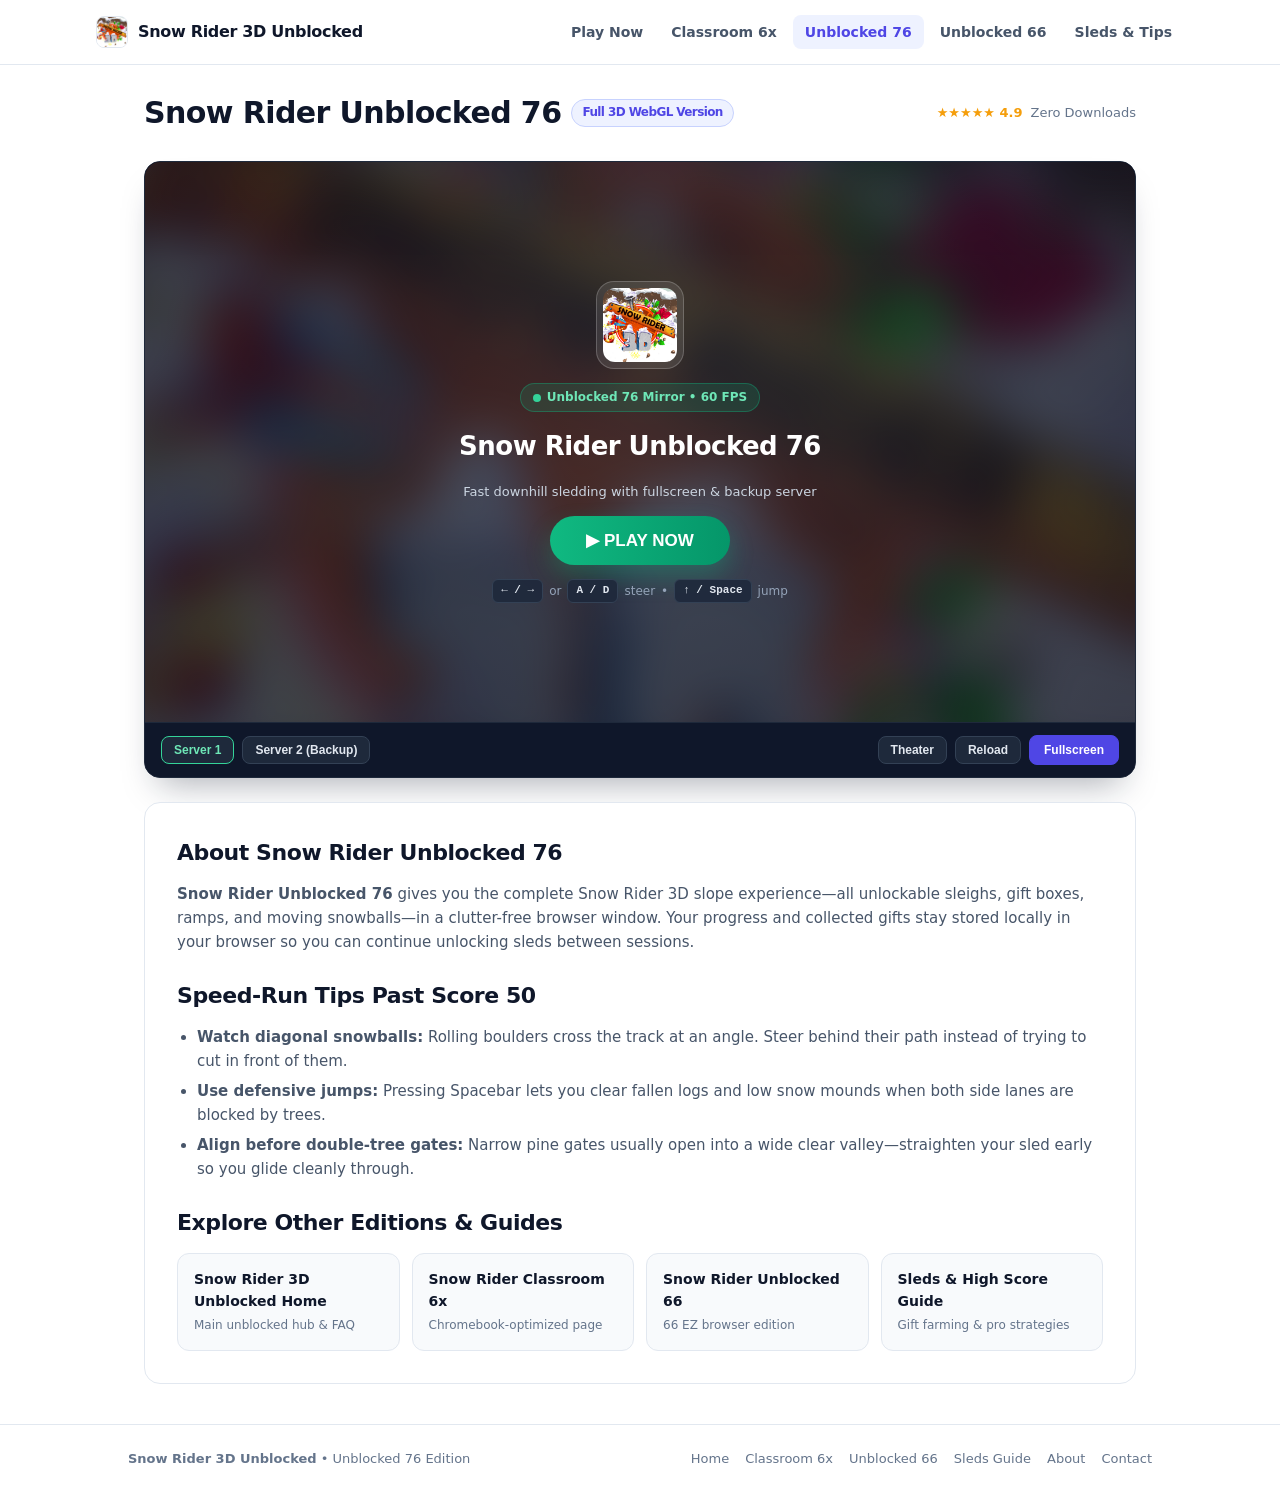
<file: unblocked-76.html>
<!DOCTYPE html>
<html lang="en">
<head>
  <meta charset="UTF-8">
  <meta name="viewport" content="width=device-width, initial-scale=1.0">
  <title>Snow Rider Unblocked 76 — Play Snow Rider 3D Free Online</title>
  <meta name="description" content="Play Snow Rider Unblocked 76 directly in your browser. Smooth 3D downhill sledding, full keyboard support, fullscreen toggle, and dual servers for school breaks.">
  <meta name="robots" content="index, follow, max-image-preview:large">
  <link rel="canonical" href="https://unblocked-snowrider.github.io/unblocked-76.html">
  <link rel="icon" type="image/png" href="./images/snowrider.png">
  <link rel="apple-touch-icon" href="./images/snowrider.png">
  <link rel="stylesheet" href="./styles.css">

  <meta property="og:title" content="Snow Rider Unblocked 76 — Play Snow Rider 3D Free">
  <meta property="og:description" content="Play Snow Rider Unblocked 76 in your browser with fullscreen support, dual servers, and zero downloads.">
  <meta property="og:image" content="https://unblocked-snowrider.github.io/images/snowrider.png">
  <meta property="og:url" content="https://unblocked-snowrider.github.io/unblocked-76.html">
  <meta property="og:type" content="website">

  <script type="application/ld+json">
  {
    "@context": "https://schema.org",
    "@type": "VideoGame",
    "name": "Snow Rider Unblocked 76",
    "url": "https://unblocked-snowrider.github.io/unblocked-76.html",
    "image": "https://unblocked-snowrider.github.io/images/snowrider.png",
    "description": "Play Snow Rider Unblocked 76 free in your browser with fullscreen mode and keyboard controls.",
    "genre": ["Endless Runner", "Arcade"],
    "gamePlatform": ["Web Browser", "Chromebook", "PC"],
    "applicationCategory": "Game",
    "operatingSystem": "Any",
    "offers": { "@type": "Offer", "price": "0", "priceCurrency": "USD" }
  }
  </script>
</head>
<body>
  <header class="site-header">
    <div class="header-inner">
      <a href="./" class="brand">
        <img src="./images/snowrider.png" alt="Snow Rider 3D Unblocked" width="32" height="32">
        <span>Snow Rider 3D Unblocked</span>
      </a>
      <nav class="nav-links" aria-label="Primary">
        <a href="./">Play Now</a>
        <a href="./classroom-6x.html">Classroom 6x</a>
        <a href="./unblocked-76.html" class="active">Unblocked 76</a>
        <a href="./unblocked-66.html">Unblocked 66</a>
        <a href="./sleds-guide.html">Sleds &amp; Tips</a>
      </nav>
    </div>
  </header>

  <main class="container" id="mainContainer">
    <div class="title-row">
      <h1>
        Snow Rider Unblocked 76
        <span class="pill">Full 3D WebGL Version</span>
      </h1>
      <div class="rating-meta">
        <span class="stars">★★★★★ 4.9</span>
        <span>Zero Downloads</span>
      </div>
    </div>

    <section class="player-card" id="gamePlayerBox" aria-label="Snow Rider Unblocked 76 Player">
      <div class="player-viewport">
        <div id="gameSplash" class="splash">
          <img src="./images/snowrider.png" alt="Snow Rider Unblocked 76 Preview" class="splash-bg" loading="eager">
          <div class="splash-content">
            <div class="splash-icon">
              <img src="./images/snowrider.png" alt="Snow Rider Unblocked 76 Icon" width="76" height="76">
            </div>
            <div class="status-badge"><span class="status-dot"></span><span>Unblocked 76 Mirror • 60 FPS</span></div>
            <div class="splash-title">Snow Rider Unblocked 76</div>
            <p class="splash-sub">Fast downhill sledding with fullscreen &amp; backup server</p>
            <button type="button" class="play-btn" onclick="startGame()">▶ PLAY NOW</button>
            <div class="kbd-hint">
              <span class="kbd">← / →</span> or <span class="kbd">A / D</span> steer
              <span>•</span>
              <span class="kbd">↑ / Space</span> jump
            </div>
          </div>
        </div>
        <div id="iframeWrapper" class="iframe-wrap hidden"></div>
      </div>

      <div class="player-bar">
        <div class="bar-group">
          <button type="button" class="btn-dark active-srv" data-srv="0" onclick="switchServer(0)">Server 1</button>
          <button type="button" class="btn-dark" data-srv="1" onclick="switchServer(1)">Server 2 (Backup)</button>
        </div>
        <div class="bar-group">
          <button type="button" class="btn-dark" onclick="toggleTheater()">Theater</button>
          <button type="button" class="btn-dark" onclick="reloadGame()">Reload</button>
          <button type="button" class="btn-primary" onclick="toggleFullscreen()">Fullscreen</button>
        </div>
      </div>
    </section>

    <article class="card">
      <section class="section-block">
        <h2>About Snow Rider Unblocked 76</h2>
        <p><strong>Snow Rider Unblocked 76</strong> gives you the complete Snow Rider 3D slope experience—all unlockable sleighs, gift boxes, ramps, and moving snowballs—in a clutter-free browser window. Your progress and collected gifts stay stored locally in your browser so you can continue unlocking sleds between sessions.</p>
      </section>

      <section class="section-block">
        <h2>Speed-Run Tips Past Score 50</h2>
        <ul>
          <li><strong>Watch diagonal snowballs:</strong> Rolling boulders cross the track at an angle. Steer behind their path instead of trying to cut in front of them.</li>
          <li><strong>Use defensive jumps:</strong> Pressing Spacebar lets you clear fallen logs and low snow mounds when both side lanes are blocked by trees.</li>
          <li><strong>Align before double-tree gates:</strong> Narrow pine gates usually open into a wide clear valley—straighten your sled early so you glide cleanly through.</li>
        </ul>
      </section>

      <section class="section-block">
        <h2>Explore Other Editions &amp; Guides</h2>
        <div class="hub-grid">
          <a href="./" class="hub-card"><strong>Snow Rider 3D Unblocked Home</strong><span>Main unblocked hub &amp; FAQ</span></a>
          <a href="./classroom-6x.html" class="hub-card"><strong>Snow Rider Classroom 6x</strong><span>Chromebook-optimized page</span></a>
          <a href="./unblocked-66.html" class="hub-card"><strong>Snow Rider Unblocked 66</strong><span>66 EZ browser edition</span></a>
          <a href="./sleds-guide.html" class="hub-card"><strong>Sleds &amp; High Score Guide</strong><span>Gift farming &amp; pro strategies</span></a>
        </div>
      </section>
    </article>
  </main>

  <footer class="site-footer">
    <div class="footer-inner">
      <span><strong>Snow Rider 3D Unblocked</strong> • Unblocked 76 Edition</span>
      <div class="footer-links">
        <a href="./">Home</a>
        <a href="./classroom-6x.html">Classroom 6x</a>
        <a href="./unblocked-66.html">Unblocked 66</a>
        <a href="./sleds-guide.html">Sleds Guide</a>
        <a href="./about.html">About</a>
        <a href="./contact.html">Contact</a>
      </div>
    </div>
  </footer>

  <script src="./player.js" defer></script>
</body>
</html>
</file>
<file: styles.css>
:root {
  --bg: #ffffff;
  --surface: #f8fafc;
  --border: #e2e8f0;
  --text: #0f172a;
  --muted: #475569;
  --subtle: #64748b;
  --indigo: #4f46e5;
  --indigo-hover: #4338ca;
  --indigo-soft: #eef2ff;
  --emerald: #10b981;
  --emerald-dark: #059669;
  --dark: #0f172a;
  --dark-2: #1e293b;
  --dark-border: #334155;
}

*, *::before, *::after { box-sizing: border-box; margin: 0; padding: 0; }

html { scroll-behavior: smooth; }

body {
  min-height: 100vh;
  display: flex;
  flex-direction: column;
  background: var(--bg);
  color: var(--text);
  font-family: ui-sans-serif, system-ui, -apple-system, BlinkMacSystemFont, "Segoe UI", Roboto, sans-serif;
  line-height: 1.6;
  -webkit-font-smoothing: antialiased;
}

a { color: inherit; text-decoration: none; }
img { display: block; max-width: 100%; }

/* Header */
.site-header {
  position: sticky;
  top: 0;
  z-index: 50;
  background: rgba(255, 255, 255, 0.96);
  backdrop-filter: blur(10px);
  border-bottom: 1px solid var(--border);
}

.header-inner {
  max-width: 1120px;
  margin: 0 auto;
  padding: 0 16px;
  height: 64px;
  display: flex;
  align-items: center;
  justify-content: space-between;
  gap: 12px;
}

.brand {
  display: flex;
  align-items: center;
  gap: 10px;
  font-weight: 800;
  font-size: 16px;
  letter-spacing: -0.02em;
  color: var(--text);
}

.brand img {
  width: 32px;
  height: 32px;
  border-radius: 8px;
  object-fit: cover;
  border: 1px solid var(--border);
}

.nav-links {
  display: flex;
  align-items: center;
  gap: 4px;
  flex-wrap: wrap;
}

.nav-links a {
  padding: 6px 12px;
  border-radius: 8px;
  font-size: 14px;
  font-weight: 600;
  color: var(--muted);
  transition: background 0.15s, color 0.15s;
}

.nav-links a:hover { background: var(--surface); color: var(--text); }
.nav-links a.active { background: var(--indigo-soft); color: var(--indigo); }

/* Main container */
.container {
  flex: 1;
  width: 100%;
  max-width: 1024px;
  margin: 0 auto;
  padding: 24px 16px 40px;
  display: flex;
  flex-direction: column;
  gap: 24px;
}

.container.narrow { max-width: 860px; }
.container.theater-mode { max-width: 100vw; padding-left: 16px; padding-right: 16px; }

/* Title Bar */
.title-row {
  display: flex;
  flex-wrap: wrap;
  align-items: center;
  justify-content: space-between;
  gap: 10px;
}

.title-row h1 {
  font-size: clamp(22px, 3vw, 30px);
  font-weight: 900;
  letter-spacing: -0.02em;
  display: flex;
  flex-wrap: wrap;
  align-items: center;
  gap: 10px;
}

.pill {
  font-size: 12px;
  font-weight: 700;
  padding: 3px 10px;
  border-radius: 999px;
  background: var(--indigo-soft);
  color: var(--indigo);
  border: 1px solid #c7d2fe;
}

.rating-meta {
  display: flex;
  align-items: center;
  gap: 8px;
  font-size: 13px;
  color: var(--subtle);
}

.rating-meta .stars { color: #f59e0b; font-weight: 700; }

/* Game Player */
.player-card {
  border-radius: 16px;
  overflow: hidden;
  background: var(--dark);
  border: 1px solid #1e293b;
  box-shadow: 0 20px 35px -15px rgba(15, 23, 42, 0.35);
}

.player-viewport {
  position: relative;
  width: 100%;
  aspect-ratio: 16 / 9;
  min-height: 460px;
  background: #020617;
  overflow: hidden;
  user-select: none;
}

@media (min-width: 640px) {
  .player-viewport { min-height: 560px; }
}

.splash {
  position: absolute;
  inset: 0;
  z-index: 10;
  display: flex;
  flex-direction: column;
  align-items: center;
  justify-content: center;
  text-align: center;
  padding: 24px;
  color: #fff;
  background: radial-gradient(circle at center, rgba(30, 41, 59, 0.85) 0%, #020617 100%);
}

.splash-bg {
  position: absolute;
  inset: 0;
  width: 100%;
  height: 100%;
  object-fit: cover;
  filter: blur(22px);
  opacity: 0.22;
  transform: scale(1.15);
}

.splash-content {
  position: relative;
  z-index: 2;
  display: flex;
  flex-direction: column;
  align-items: center;
  gap: 14px;
  max-width: 440px;
}

.splash-icon {
  width: 88px;
  height: 88px;
  padding: 6px;
  border-radius: 18px;
  background: rgba(255, 255, 255, 0.1);
  border: 1px solid rgba(255, 255, 255, 0.2);
}

.splash-icon img {
  width: 100%;
  height: 100%;
  border-radius: 12px;
  object-fit: cover;
}

.status-badge {
  display: inline-flex;
  align-items: center;
  gap: 6px;
  padding: 4px 12px;
  border-radius: 999px;
  font-size: 12px;
  font-weight: 700;
  background: rgba(16, 185, 129, 0.16);
  border: 1px solid rgba(16, 185, 129, 0.35);
  color: #6ee7b7;
}

.status-dot {
  width: 8px;
  height: 8px;
  border-radius: 50%;
  background: #34d399;
}

.splash-title { font-size: 26px; font-weight: 800; letter-spacing: -0.02em; }
.splash-sub { font-size: 13px; color: #cbd5e1; }

.play-btn {
  display: inline-flex;
  align-items: center;
  gap: 12px;
  padding: 14px 36px;
  border-radius: 999px;
  border: none;
  background: linear-gradient(90deg, var(--emerald), var(--emerald-dark));
  color: #fff;
  font-size: 17px;
  font-weight: 800;
  cursor: pointer;
  box-shadow: 0 12px 24px rgba(16, 185, 129, 0.3);
  transition: transform 0.15s, filter 0.15s;
}

.play-btn:hover { transform: scale(1.04); filter: brightness(1.06); }

.kbd-hint {
  display: flex;
  flex-wrap: wrap;
  align-items: center;
  justify-content: center;
  gap: 6px;
  font-size: 12px;
  color: #94a3b8;
}

.kbd {
  font-family: ui-monospace, SFMono-Regular, Menlo, monospace;
  font-size: 11px;
  font-weight: 700;
  padding: 2px 8px;
  border-radius: 6px;
  background: rgba(30, 41, 59, 0.9);
  border: 1px solid #334155;
  color: #e2e8f0;
}

.iframe-wrap { width: 100%; height: 100%; }
.iframe-wrap.hidden { display: none; }
.iframe-wrap iframe { width: 100%; height: 100%; border: 0; display: block; }

.player-bar {
  display: flex;
  flex-wrap: wrap;
  align-items: center;
  justify-content: space-between;
  gap: 10px;
  padding: 12px 16px;
  background: #0f172a;
  border-top: 1px solid #1e293b;
  color: #cbd5e1;
  font-size: 12px;
}

.bar-group { display: flex; align-items: center; gap: 8px; flex-wrap: wrap; }

.btn-dark {
  display: inline-flex;
  align-items: center;
  gap: 6px;
  padding: 6px 12px;
  border-radius: 8px;
  background: #1e293b;
  border: 1px solid #334155;
  color: #e2e8f0;
  font-size: 12px;
  font-weight: 600;
  cursor: pointer;
  transition: background 0.15s, border-color 0.15s;
}

.btn-dark:hover { background: #334155; }
.btn-dark.active-srv { border-color: #34d399; color: #6ee7b7; }

.btn-primary {
  display: inline-flex;
  align-items: center;
  gap: 6px;
  padding: 7px 14px;
  border-radius: 8px;
  background: var(--indigo);
  border: 1px solid var(--indigo);
  color: #fff;
  font-size: 12px;
  font-weight: 700;
  cursor: pointer;
  transition: background 0.15s;
}

.btn-primary:hover { background: var(--indigo-hover); }

/* Content Cards */
.card {
  background: var(--bg);
  border: 1px solid var(--border);
  border-radius: 16px;
  padding: 24px;
  display: flex;
  flex-direction: column;
  gap: 24px;
}

@media (min-width: 640px) { .card { padding: 32px; } }

.section-block { display: flex; flex-direction: column; gap: 12px; }
.section-block h2 { font-size: 22px; font-weight: 800; letter-spacing: -0.02em; color: var(--text); }
.section-block h3 { font-size: 17px; font-weight: 700; color: var(--text); margin-top: 4px; }
.section-block p { font-size: 15px; color: var(--muted); }
.section-block ul, .section-block ol { padding-left: 20px; color: var(--muted); font-size: 15px; display: flex; flex-direction: column; gap: 6px; }

/* Table */
.table-wrap { overflow-x: auto; border: 1px solid var(--border); border-radius: 12px; }
table { width: 100%; border-collapse: collapse; font-size: 14px; text-align: left; }
thead { background: var(--surface); border-bottom: 1px solid var(--border); }
th, td { padding: 12px 14px; border-bottom: 1px solid #f1f5f9; }
th { font-weight: 700; color: var(--text); }
td { color: var(--muted); }
td.strong { font-weight: 600; color: var(--text); }
.key-chip {
  display: inline-block;
  font-family: ui-monospace, SFMono-Regular, Menlo, monospace;
  font-size: 12px;
  font-weight: 700;
  padding: 3px 8px;
  border-radius: 6px;
  background: #f1f5f9;
  border: 1px solid #cbd5e1;
  color: #1e293b;
  white-space: nowrap;
}

/* Feature Grid */
.grid-3 {
  display: grid;
  grid-template-columns: repeat(auto-fit, minmax(210px, 1fr));
  gap: 14px;
}

.feature-box {
  padding: 16px;
  border-radius: 12px;
  background: var(--surface);
  border: 1px solid var(--border);
}

.feature-box h3, .feature-box h4 { font-size: 14px; font-weight: 700; color: var(--text); margin-bottom: 4px; }
.feature-box p { font-size: 13px; color: var(--subtle); }

/* FAQ */
.faq-list { display: flex; flex-direction: column; gap: 12px; }
.faq-item {
  border: 1px solid var(--border);
  border-radius: 12px;
  padding: 16px;
  background: var(--surface);
}
.faq-item h3 { font-size: 15px; font-weight: 700; color: var(--text); margin-bottom: 6px; }
.faq-item p { font-size: 14px; color: var(--muted); }

/* Internal Hub Links */
.hub-grid {
  display: grid;
  grid-template-columns: repeat(auto-fit, minmax(200px, 1fr));
  gap: 12px;
}

.hub-card {
  display: flex;
  flex-direction: column;
  gap: 4px;
  padding: 14px 16px;
  border-radius: 12px;
  background: var(--surface);
  border: 1px solid var(--border);
  transition: border-color 0.15s, transform 0.15s;
}

.hub-card:hover { border-color: var(--indigo); transform: translateY(-2px); }
.hub-card strong { font-size: 14px; color: var(--text); }
.hub-card span { font-size: 12px; color: var(--subtle); }

/* Related Games Grid */
.games-grid {
  display: grid;
  grid-template-columns: repeat(2, 1fr);
  gap: 12px;
}

@media (min-width: 640px) {
  .games-grid { grid-template-columns: repeat(4, 1fr); }
}

.game-tile {
  display: block;
  padding: 10px;
  border-radius: 12px;
  background: #fff;
  border: 1px solid var(--border);
  transition: border-color 0.15s, box-shadow 0.15s;
}

.game-tile:hover { border-color: var(--indigo); box-shadow: 0 8px 16px rgba(15, 23, 42, 0.08); }
.game-thumb { aspect-ratio: 1 / 1; border-radius: 8px; overflow: hidden; background: var(--surface); margin-bottom: 8px; }
.game-thumb img { width: 100%; height: 100%; object-fit: cover; }
.game-name { font-size: 13px; font-weight: 700; color: var(--text); }
.game-cat { font-size: 11px; color: var(--subtle); }

/* Form */
.form-grid { display: grid; grid-template-columns: 1fr; gap: 14px; }
@media (min-width: 640px) { .form-grid.cols-2 { grid-template-columns: 1fr 1fr; } }
label.field-label { display: block; font-size: 12px; font-weight: 700; text-transform: uppercase; letter-spacing: 0.04em; color: var(--muted); margin-bottom: 6px; }
input.field, select.field, textarea.field {
  width: 100%;
  padding: 10px 12px;
  border-radius: 10px;
  border: 1px solid #cbd5e1;
  background: var(--surface);
  font: inherit;
  font-size: 14px;
  color: var(--text);
}
input.field:focus, select.field:focus, textarea.field:focus { outline: none; border-color: var(--indigo); background: #fff; }
.alert-ok { display: none; padding: 14px 16px; border-radius: 12px; background: #ecfdf5; border: 1px solid #a7f3d0; color: #065f46; font-size: 14px; }
.alert-ok.show { display: block; }

/* Footer */
.site-footer {
  margin-top: auto;
  border-top: 1px solid var(--border);
  background: var(--bg);
  padding: 24px 16px;
  font-size: 13px;
  color: var(--subtle);
}

.footer-inner {
  max-width: 1024px;
  margin: 0 auto;
  display: flex;
  flex-wrap: wrap;
  align-items: center;
  justify-content: space-between;
  gap: 12px;
}

.footer-links { display: flex; flex-wrap: wrap; gap: 16px; }
.footer-links a:hover { color: var(--indigo); }
</file>
